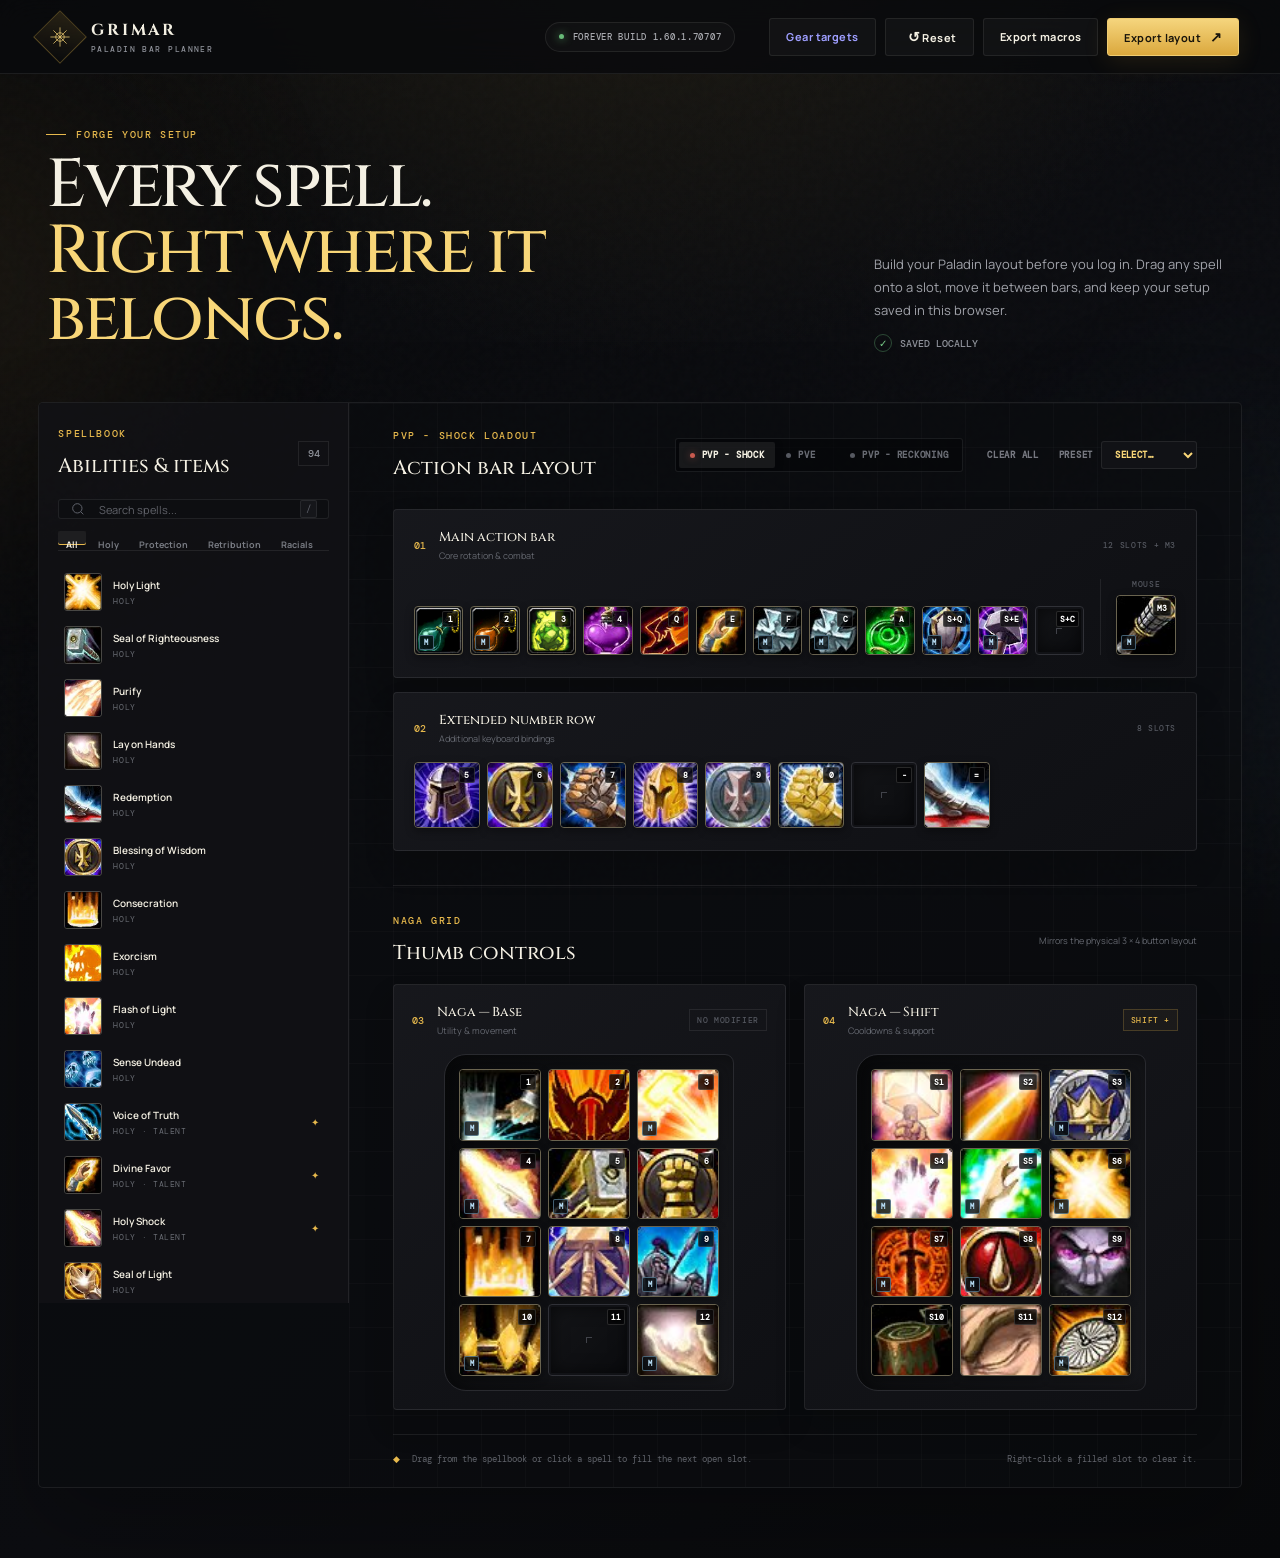
<file: index.html>
<!doctype html>
<html lang="en">
  <head>
    <meta charset="UTF-8" />
    <meta name="viewport" content="width=device-width, initial-scale=1.0" />
    <meta
      name="description"
      content="A Paladin action bar planner for World of Warcraft: Forever."
    />
    <title>Grimar — Paladin Action Bar Planner</title>
    <link rel="stylesheet" href="./styles.css?v=36" />
  </head>
  <body>
    <div class="ambient ambient-one"></div>
    <div class="ambient ambient-two"></div>

    <header class="topbar">
      <a class="brand" href="#" aria-label="Grimar home">
        <span class="brand-mark" aria-hidden="true">
          <svg viewBox="0 0 40 40" fill="none">
            <path d="M20 4v32M4 20h32" />
            <path d="m9 9 22 22M31 9 9 31" />
            <circle cx="20" cy="20" r="7" />
          </svg>
        </span>
        <span>
          <strong>GRIMAR</strong>
          <small>PALADIN BAR PLANNER</small>
        </span>
      </a>
      <div class="build-pill">
        <span class="status-dot"></span>
        <span>FOREVER BUILD 1.60.1.70707</span>
      </div>
      <div class="header-actions">
        <a class="button ghost button-link" href="./gear.html">Gear targets</a>
        <button class="button ghost" id="resetButton" type="button">
          <span class="button-icon">↺</span> Reset
        </button>
        <button class="button ghost" id="macroExportButton" type="button">
          Export macros
        </button>
        <button class="button primary" id="exportButton" type="button">
          Export layout <span class="button-icon">↗</span>
        </button>
      </div>
    </header>

    <main class="app-shell">
      <section class="intro">
        <div>
          <p class="eyebrow"><span></span> Forge your setup</p>
          <h1>Every spell.<br /><em>Right where it belongs.</em></h1>
        </div>
        <div class="intro-copy">
          <p>
            Build your Paladin layout before you log in. Drag any spell onto a
            slot, move it between bars, and keep your setup saved in this browser.
          </p>
          <div class="save-state" id="saveState">
            <span>✓</span> Saved locally
          </div>
        </div>
      </section>

      <section class="workspace">
        <aside class="spellbook panel">
          <div class="panel-heading">
            <div>
              <p class="section-label">Spellbook</p>
              <h2>Abilities &amp; items</h2>
            </div>
            <span class="count-badge" id="spellCount">0</span>
          </div>

          <label class="search">
            <svg viewBox="0 0 24 24" aria-hidden="true">
              <circle cx="11" cy="11" r="7"></circle>
              <path d="m20 20-4-4"></path>
            </svg>
            <input id="searchInput" type="search" placeholder="Search spells..." />
            <kbd>/</kbd>
          </label>

          <div class="filters" id="filters" role="group" aria-label="Spell filters">
            <button class="filter active" data-filter="All" type="button">All</button>
            <button class="filter" data-filter="Holy" type="button">Holy</button>
            <button class="filter" data-filter="Protection" type="button">Protection</button>
            <button class="filter" data-filter="Retribution" type="button">Retribution</button>
            <button class="filter" data-filter="Human" type="button">Racials</button>
            <button class="filter" data-filter="Items" type="button">Items</button>
            <button class="filter" data-filter="Macros" type="button">Macros</button>
          </div>

          <div class="spell-list" id="spellList"></div>
        </aside>

        <section class="layout-area">
          <div class="layout-toolbar">
            <div>
              <p class="section-label" id="modeLabel">PvP - Shock loadout</p>
              <h2>Action bar layout</h2>
            </div>
            <div class="layout-controls">
              <div class="mode-tabs" id="modeTabs" role="tablist" aria-label="Layout mode">
                <button class="mode-tab active" type="button" role="tab" aria-selected="true" data-mode="pvp">
                  <span class="mode-dot"></span> PvP - Shock
                </button>
                <button class="mode-tab" type="button" role="tab" aria-selected="false" data-mode="pve">
                  <span class="mode-dot"></span> PvE
                </button>
                <button class="mode-tab" type="button" role="tab" aria-selected="false" data-mode="pvpReckoning">
                  <span class="mode-dot"></span> PvP - Reckoning
                </button>
              </div>
              <div class="toolbar-actions">
                <button class="text-button" id="clearButton" type="button">Clear all</button>
                <label class="preset-picker">
                  <span>Preset</span>
                  <select id="presetSelect" aria-label="Load a keybinding preset">
                    <option value="">Select…</option>
                    <option value="default">Default</option>
                  </select>
                </label>
              </div>
            </div>
          </div>

          <div class="bar-card normal-card">
            <div class="bar-card-header">
              <div class="bar-title">
                <span class="bar-number">01</span>
                <div>
                  <h3>Main action bar</h3>
                  <p>Core rotation &amp; combat</p>
                </div>
              </div>
              <span class="bar-shape">12 SLOTS + M3</span>
            </div>
            <div class="main-control-row">
              <div class="normal-bar drop-grid" id="mainBar" data-bar="main"></div>
              <div class="mouse-control">
                <span>Mouse</span>
                <div class="mouse-grid drop-grid" id="mouseBar" data-bar="mouse"></div>
              </div>
            </div>
          </div>

          <div class="bar-card number-row-card">
            <div class="bar-card-header">
              <div class="bar-title">
                <span class="bar-number">02</span>
                <div>
                  <h3>Extended number row</h3>
                  <p>Additional keyboard bindings</p>
                </div>
              </div>
              <span class="bar-shape">8 SLOTS</span>
            </div>
            <div class="number-row-bar drop-grid" id="numberRow" data-bar="numberRow"></div>
          </div>

          <div class="naga-section">
            <div class="naga-heading">
              <div>
                <p class="section-label">Naga grid</p>
                <h2>Thumb controls</h2>
              </div>
              <p>Mirrors the physical 3 × 4 button layout</p>
            </div>

            <div class="naga-cards">
              <div class="bar-card naga-card">
                <div class="bar-card-header">
                  <div class="bar-title">
                    <span class="bar-number">03</span>
                    <div>
                      <h3>Naga — Base</h3>
                      <p>Utility &amp; movement</p>
                    </div>
                  </div>
                  <span class="modifier-tag">NO MODIFIER</span>
                </div>
                <div class="naga-shell">
                  <div class="naga-grid drop-grid" id="nagaBase" data-bar="nagaBase"></div>
                </div>
              </div>

              <div class="bar-card naga-card">
                <div class="bar-card-header">
                  <div class="bar-title">
                    <span class="bar-number">04</span>
                    <div>
                      <h3>Naga — Shift</h3>
                      <p>Cooldowns &amp; support</p>
                    </div>
                  </div>
                  <span class="modifier-tag shift">SHIFT +</span>
                </div>
                <div class="naga-shell">
                  <div class="naga-grid drop-grid" id="nagaShift" data-bar="nagaShift"></div>
                </div>
              </div>
            </div>
          </div>

          <footer class="workspace-footer">
            <p><span>◆</span> Drag from the spellbook or click a spell to fill the next open slot.</p>
            <p>Right-click a filled slot to clear it.</p>
          </footer>
        </section>
      </section>
    </main>

    <div class="toast" id="toast" role="status" aria-live="polite"></div>

    <dialog id="exportDialog">
      <form method="dialog" class="dialog-card">
        <div class="dialog-heading">
          <div>
            <p class="section-label">Your loadout</p>
            <h2>Export layout</h2>
          </div>
          <button class="close-button" value="cancel" aria-label="Close">×</button>
        </div>
        <p class="dialog-copy">Copy this text to back up or share your exact setup.</p>
        <textarea id="exportText" readonly></textarea>
        <div class="dialog-actions">
          <button class="button ghost" id="importButton" type="button">Import instead</button>
          <button class="button primary" id="copyButton" type="button">Copy to clipboard</button>
        </div>
      </form>
    </dialog>

    <dialog id="macroExportDialog">
      <form method="dialog" class="dialog-card macro-export-card">
        <div class="dialog-heading">
          <div>
            <p class="section-label">ZMacros</p>
            <h2>Export macros</h2>
          </div>
          <button class="close-button" value="cancel" aria-label="Close">×</button>
        </div>
        <p class="dialog-copy">
          In ZMacros, import the first block as General macros and the second as
          Character macros.
        </p>
        <div class="macro-export-section">
          <div class="macro-export-heading">
            <div>
              <strong>Account-wide</strong>
              <span>Enable “General macro” before importing</span>
            </div>
            <button class="text-button accent" id="copyAccountMacrosButton" type="button">Copy</button>
          </div>
          <textarea class="export-text macro-export-text" id="accountMacrosText" readonly></textarea>
        </div>
        <div class="macro-export-section">
          <div class="macro-export-heading">
            <div>
              <strong>Character-specific</strong>
              <span>Disable “General macro” before importing</span>
            </div>
            <button class="text-button accent" id="copyCharacterMacrosButton" type="button">Copy</button>
          </div>
          <textarea class="export-text macro-export-text" id="characterMacrosText" readonly></textarea>
        </div>
      </form>
    </dialog>

    <script src="./data.js?v=35"></script>
    <script src="./app.js?v=37"></script>
  </body>
</html>
</file>
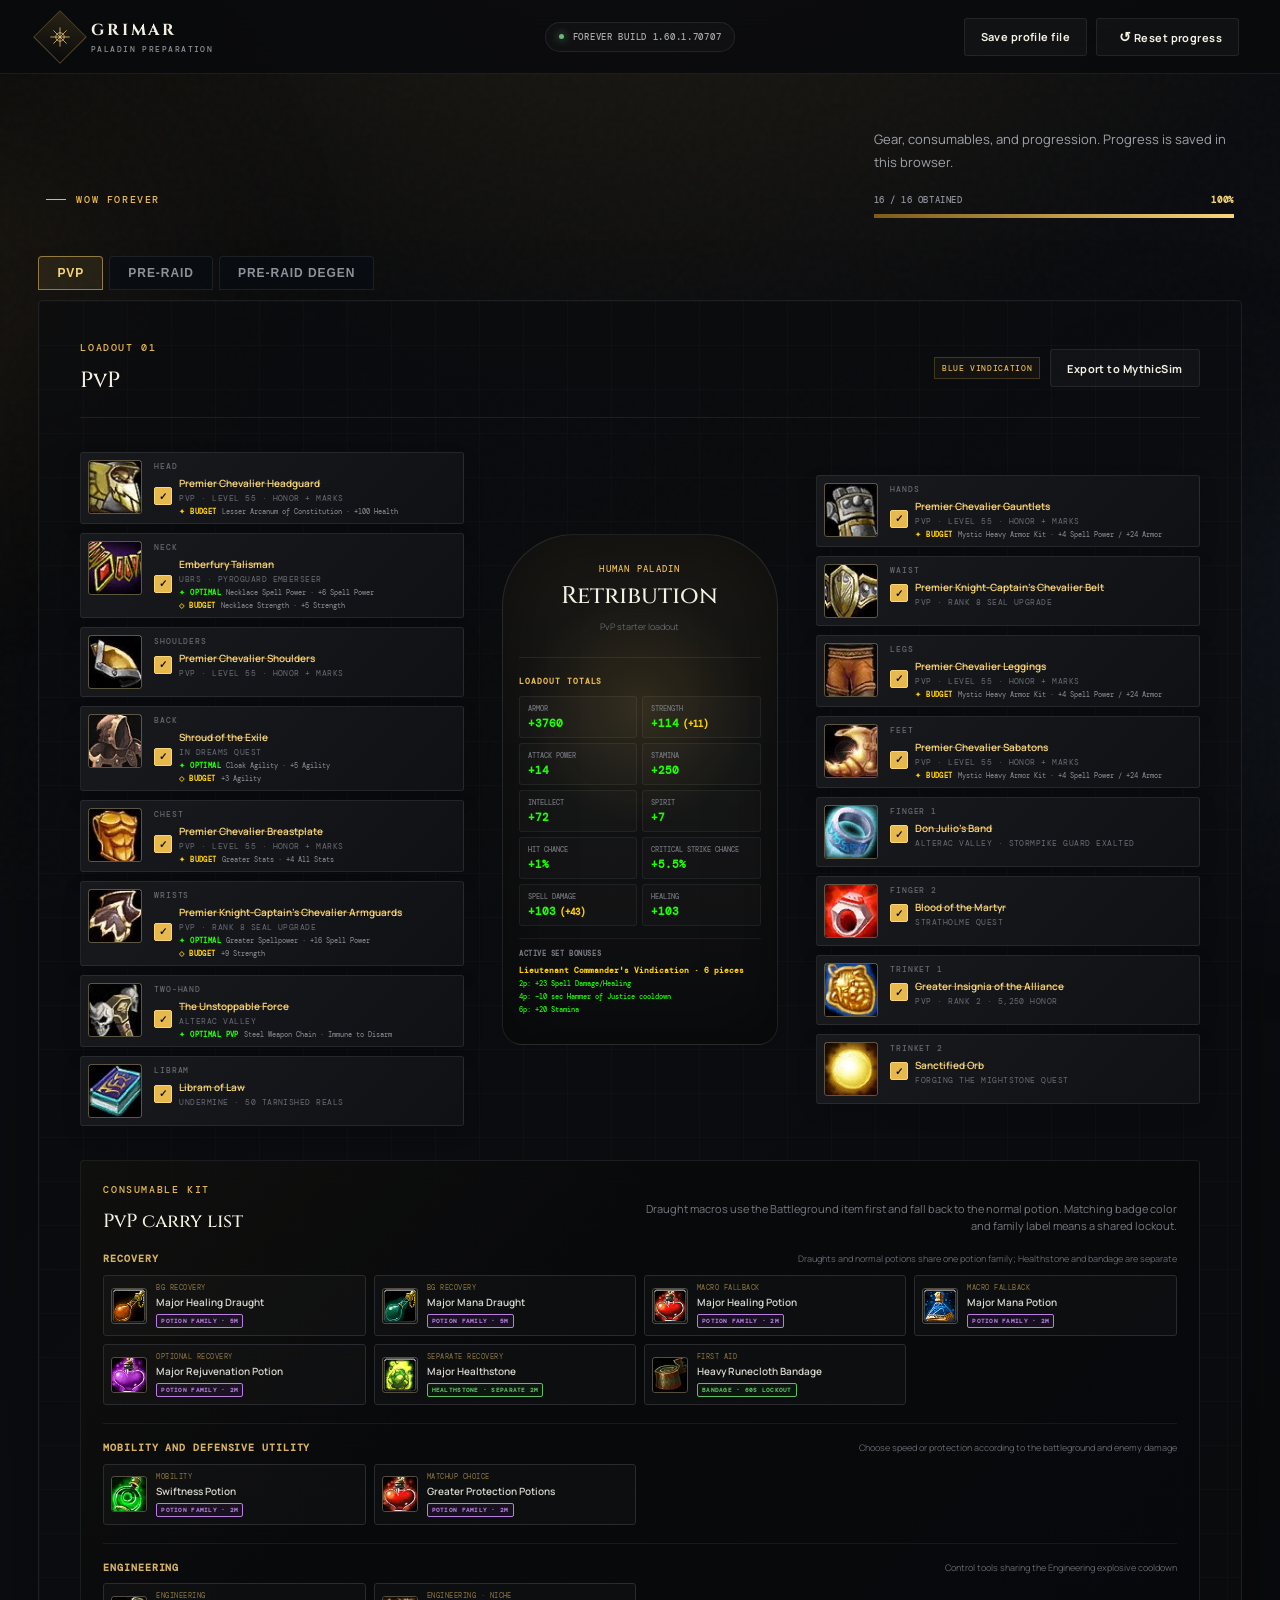
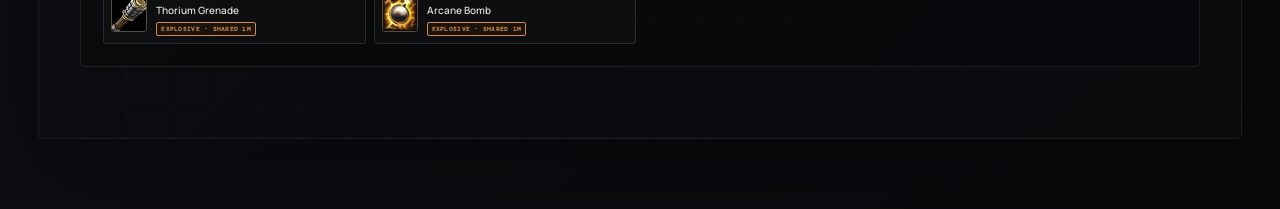
<file: gear.html>
<!doctype html>
<html lang="en">
  <head>
    <meta charset="UTF-8" />
    <meta name="viewport" content="width=device-width, initial-scale=1.0" />
    <meta
      name="description"
      content="Paladin PvP and pre-raid gear target tracker for World of Warcraft: Forever."
    />
    <title>Grimar — Paladin Preparation</title>
    <link rel="stylesheet" href="./styles.css?v=65" />
  </head>
  <body>
    <div class="ambient ambient-one"></div>
    <div class="ambient ambient-two"></div>

    <header class="topbar">
      <a class="brand" href="./index.html" aria-label="Grimar action bar planner">
        <span class="brand-mark" aria-hidden="true">
          <svg viewBox="0 0 40 40" fill="none">
            <path d="M20 4v32M4 20h32" />
            <path d="m9 9 22 22M31 9 9 31" />
            <circle cx="20" cy="20" r="7" />
          </svg>
        </span>
        <span>
          <strong>GRIMAR</strong>
          <small>PALADIN PREPARATION</small>
        </span>
      </a>
      <div class="build-pill">
        <span class="status-dot"></span>
        <span>FOREVER BUILD 1.60.1.70707</span>
      </div>
      <div class="header-actions">
        <button class="button ghost" id="saveProfileButton" type="button">
          Save profile file
        </button>
        <button class="button ghost" id="resetGearButton" type="button">
          <span class="button-icon">↺</span> Reset progress
        </button>
      </div>
    </header>

    <main class="app-shell gear-app">
      <section class="intro gear-intro">
        <div>
          <p class="eyebrow"><span></span> WoW Forever</p>
        </div>
        <div class="intro-copy">
          <p>Gear, consumables, and progression. Progress is saved in this browser.</p>
          <div class="gear-progress" aria-live="polite">
            <div>
              <span id="gearProgressText">0 / 0 obtained</span>
              <strong id="gearProgressPercent">0%</strong>
            </div>
            <div class="gear-progress-track">
              <span id="gearProgressBar"></span>
            </div>
          </div>
        </div>
      </section>

      <nav class="gear-tabs" aria-label="Planner sections">
        <button class="gear-tab active" type="button" data-gear-tab="pvp-starter">
          PvP
        </button>
        <button class="gear-tab" type="button" data-gear-tab="pre-raid">
          Pre-raid
        </button>
        <button class="gear-tab" type="button" data-gear-tab="pre-raid-degen">
          Pre-Raid Degen
        </button>
      </nav>

      <section class="gear-workspace gear-tab-panel active" data-gear-panel="pvp-starter">
        <div class="gear-toolbar">
          <div>
            <p class="section-label">Loadout 01</p>
            <h2>PvP</h2>
          </div>
          <div class="gear-toolbar-actions">
            <span class="modifier-tag shift">BLUE VINDICATION</span>
            <button class="button ghost" type="button" data-mythicsim-export="pvp-starter">
              Export to MythicSim
            </button>
          </div>
        </div>

        <div class="character-sheet" id="characterSheet">
          <div class="gear-column" id="gearLeft"></div>

          <div class="character-core stats-core">
            <p>Human Paladin</p>
            <strong>Retribution</strong>
            <span class="character-subtitle">PvP starter loadout</span>
            <div class="stat-recap" id="pvpStatRecap"></div>
          </div>

          <div class="gear-column" id="gearRight"></div>
        </div>

        <section class="consumables-panel" aria-labelledby="pvpConsumablesTitle">
          <div class="consumables-heading">
            <div>
              <p class="section-label">Consumable kit</p>
              <h3 id="pvpConsumablesTitle">PvP carry list</h3>
            </div>
            <p>Draught macros use the Battleground item first and fall back to the normal potion. Matching badge color and family label means a shared lockout.</p>
          </div>
          <div class="consumables-grid" id="pvpConsumables"></div>
        </section>

        <section class="gear-plan questie-guide legacy-acquisition">
          <div class="gear-plan-heading">
            <div>
              <p class="section-label">Quest tracker</p>
              <h2>Level first. Collect efficiently. Finish with Honor.</h2>
            </div>
            <p>
              Use quests and dungeon runs to cover as many slots as possible while
              gaining experience. Save the dedicated Honor grind for level 60.
            </p>
          </div>

          <div class="questie-tracker-bar">
            <div>
              <span class="questie-logo">Q</span>
              <strong>Retribution Gear Route</strong>
            </div>
            <span>Tracked objectives</span>
          </div>

          <div class="plan-timeline">
            <article class="plan-phase">
              <div class="plan-level">
                <span>50–54</span>
                <small>2 quests</small>
              </div>
              <div>
                <h3>Complete the efficient quest rewards</h3>
                <ul class="questie-list">
                  <li data-guide-id="ice-barbed-spear">
                    <div class="questie-quest-title">
                      <span class="questie-marker">!</span>
                      <strong>[51] Hero of the Stormpike</strong>
                    </div>
                    <p>Take <em>The Battle of Alterac</em> from Prospector Stonehewer outside the Alliance AV entrance in Alterac Mountains (40.6, 79.6). Win an AV and complete the follow-up.</p>
                    <span class="questie-reward" data-reward-id="ice-barbed-spear">Reward choice: Ice Barbed Spear</span>
                  </li>
                  <li data-guide-id="sanctified-orb">
                    <div class="questie-quest-title">
                      <span class="questie-marker">!</span>
                      <strong>[52] Forging the Mightstone</strong>
                    </div>
                    <p>Complete the Paladin chain at Chillwind Point, then collect two Amber, Blue, and Green Voodoo Feathers from the six named trolls in the Sunken Temple.</p>
                    <span class="questie-reward" data-reward-id="sanctified-orb">Reward choice: Sanctified Orb</span>
                  </li>
                </ul>
              </div>
            </article>

            <article class="plan-phase">
              <div class="plan-level">
                <span>55–60</span>
                <small>1 target</small>
              </div>
              <div>
                <h3>Finish the high-value dungeon targets</h3>
                <ul class="questie-list">
                  <li data-guide-id="blood-martyr">
                    <div class="questie-quest-title">
                      <span class="questie-marker kill">◆</span>
                      <strong>[55] Aurius / Baron Rivendare</strong>
                    </div>
                    <p>Loot the Medallion of Faith in living-side Stratholme and give it to Aurius in Alonsus Chapel near the undead-side entrance. Kill Baron Rivendare, then speak to Aurius.</p>
                    <span class="questie-reward" data-reward-id="blood-martyr">Reward: Blood of the Martyr</span>
                  </li>
                </ul>
              </div>
            </article>

            <article class="plan-phase final">
              <div class="plan-level">
                <span>60</span>
                <small>4 objectives</small>
              </div>
              <div>
                <h3>Convert the remaining slots through PvP</h3>
                <ul class="questie-list compact">
                  <li data-guide-id="pvp-trinket"><p>Obtain <strong data-reward-id="greater-insignia-alliance">Greater Insignia of the Alliance</strong> first.</p></li>
                  <li data-guide-id="aegis-marks"><p>Farm the Battleground Marks required by Vindication while accumulating Honor.</p></li>
                  <li data-guide-id="dungeon-cleanup"><p>Complete missed dungeon targets when the run still offers strong value.</p></li>
                  <li data-guide-id="relic-cleanup"><p>Finish Libram of Law.</p></li>
                </ul>
              </div>
            </article>
          </div>

          <div class="honor-plan">
            <div class="gear-panel-heading">
              <div>
                <p class="section-label">Level 60 priority</p>
                <h3>Honor purchase order</h3>
              </div>
              <span>59,200 Honor for the 8 rare bases · upgrade seals extra</span>
            </div>
            <div class="honor-steps">
              <div>
                <span>01</span>
                <strong>PvP trinket</strong>
                <small>Unlock your essential crowd-control break first.</small>
              </div>
              <div>
                <span>02</span>
                <strong>Vindication 2-piece</strong>
                <small>Shoulders + Gauntlets: 13,850 Honor, plus 10 AB and 10 WSG Marks.</small>
              </div>
              <div>
                <span>03</span>
                <strong>Vindication 4-piece</strong>
                <small>Add Headguard + Sabatons for the reduced Hammer of Justice cooldown.</small>
              </div>
              <div>
                <span>04</span>
                <strong>Vindication 6-piece</strong>
                <small>Add Breastplate + Leggings. Full set total: 48,700 Honor and 75 Marks.</small>
              </div>
              <div>
                <span>05</span>
                <strong>Wrists + Waist</strong>
                <small>Finish with Armsplints and Cinch: 10,500 Honor and 20 additional Marks.</small>
              </div>
              <div>
                <span>06</span>
                <strong>Rank 8 upgrades</strong>
                <small>Upgrade Armsplints and Cinch with the epic wrist and belt seals.</small>
              </div>
              <div>
                <span>07</span>
                <strong>Rank 9 boots</strong>
                <small>Upgrade Chevalier Sabatons with the epic feet seal.</small>
              </div>
            </div>
          </div>

          <p class="plan-note">
            The order is a guideline: Marks are likely to be the real gate. Buy an
            equivalent Vindication piece earlier when you already have its Marks rather
            than waiting on a specific Battleground queue.
          </p>
        </section>
      </section>

      <section class="gear-workspace gear-tab-panel" data-gear-panel="pre-raid" hidden>
        <div class="gear-toolbar">
          <div>
            <p class="section-label">Loadout 02</p>
            <h2>Expected pre-raid</h2>
          </div>
          <div class="gear-toolbar-actions">
            <span class="modifier-tag shift">FIRST RAID TARGETS</span>
            <button class="button ghost" type="button" data-mythicsim-export="pre-raid">
              Export to MythicSim
            </button>
          </div>
        </div>

        <div class="character-sheet">
          <div class="gear-column" id="preRaidGearLeft"></div>

          <div class="character-core stats-core">
            <p>Human Paladin</p>
            <strong>Retribution</strong>
            <span class="character-subtitle">Starter set with first raid upgrades</span>
            <div class="stat-recap" id="preRaidStatRecap"></div>
          </div>

          <div class="gear-column" id="preRaidGearRight"></div>
        </div>

        <section class="consumables-panel" aria-labelledby="raidConsumablesTitle">
          <div class="consumables-heading">
            <div>
              <p class="section-label">Consumable kit</p>
              <h3 id="raidConsumablesTitle">Raid preparation</h3>
            </div>
            <p>Bring the full buff stack and Major Spellblasting Potions. Matching badge color and family label means a shared lockout or exclusive buff slot.</p>
          </div>
          <div class="consumables-grid" id="raidConsumables"></div>
        </section>

        <section class="honor-plan pre-raid-priority legacy-acquisition">
          <div class="gear-panel-heading">
            <div>
              <p class="section-label">Pre-raid priority</p>
              <h3>Shortest route to the finished loadout</h3>
            </div>
            <span>Immediate upgrades before expensive world loot</span>
          </div>

          <div class="honor-steps">
            <div>
              <span>01</span>
              <strong data-reward-id="sanctified-orb">Sanctified Orb</strong>
              <small>Already obtained from Forging the Mightstone: keep it as the reliable +15 Spell Power trinket.</small>
            </div>
            <div>
              <span>02</span>
              <strong>Stratholme Live first</strong>
              <small>Target <b data-reward-id="grand-crusaders-helm">Grand Crusader's Helm</b> from Balnazzar and <b data-reward-id="nacreous-shell-necklace">Nacreous Shell Necklace</b> from Cannon Master Willey in the same route.</small>
            </div>
            <div>
              <span>03</span>
              <strong>Concentrate on UBRS</strong>
              <small>Farm <b data-reward-id="battleborn-armbraces">Battleborn Armbraces</b>, <b data-reward-id="lightforge-spaulders">Lightforge Spaulders</b>, <b data-reward-id="lightforge-breastplate">Lightforge Breastplate</b>, and <b data-reward-id="draconic-emblem">Draconic Infused Emblem</b>.</small>
            </div>
            <div>
              <span>04</span>
              <strong data-reward-id="heartflame-gauntlets">Heartflame Gauntlets</strong>
              <small>Use Shaper's Terrace as the focused side route after the two priority dungeons.</small>
            </div>
            <div>
              <span>05</span>
              <strong>Finish deterministic targets</strong>
              <small>Add the <b data-reward-id="lightforge-belt">Lightforge Belt</b>, <b data-reward-id="arcanoweave-cloak">Arcanoweave Cloak</b>, and <b data-reward-id="libram-law">Libram of Law</b>. Together with the dungeon pieces, the loadout reaches approximately 4.4% gear Hit.</small>
            </div>
          </div>

          <p class="plan-note">
            Scholomance is optional: Don Mauricio's Band is only a small damage upgrade over Blood of the Martyr, so do not farm the dungeon solely for the ring.
          </p>
        </section>
      </section>

      <section class="gear-workspace gear-tab-panel" data-gear-panel="pre-raid-degen" hidden>
        <div class="gear-toolbar">
          <div>
            <p class="section-label">Loadout 03</p>
            <h2>Pre-Raid Degen</h2>
          </div>
          <div class="gear-toolbar-actions">
            <span class="modifier-tag shift">SOULFORGE + EPIC PVP</span>
            <button class="button ghost" type="button" data-mythicsim-export="pre-raid-degen">
              Export to MythicSim
            </button>
          </div>
        </div>

        <div class="character-sheet">
          <div class="gear-column" id="preRaidDegenGearLeft"></div>

          <div class="character-core stats-core">
            <p>Human Paladin</p>
            <strong>Retribution</strong>
            <span class="character-subtitle">Soulforge with epic PvP upgrades</span>
            <div class="stat-recap" id="preRaidDegenStatRecap"></div>
          </div>

          <div class="gear-column" id="preRaidDegenGearRight"></div>
        </div>

        <section class="consumables-panel" aria-labelledby="degenRaidConsumablesTitle">
          <div class="consumables-heading">
            <div>
              <p class="section-label">Consumable kit</p>
              <h3 id="degenRaidConsumablesTitle">Raid preparation</h3>
            </div>
            <p>Bring the full buff stack and Major Spellblasting Potions. Matching badge color and family label means a shared lockout or exclusive buff slot.</p>
          </div>
          <div class="consumables-grid" id="degenRaidConsumables"></div>
        </section>
      </section>
    </main>

    <dialog id="mythicSimExportDialog">
      <form method="dialog" class="dialog-card">
        <div class="dialog-heading">
          <div>
            <p class="section-label">MythicSim · Shockadin</p>
            <h2 id="mythicSimExportTitle">Export loadout</h2>
          </div>
          <button class="close-button" value="cancel" aria-label="Close">×</button>
        </div>
        <p class="dialog-copy">
          Import this JSON into MythicSim. It contains the selected gear, the best
          planned enchants, and the Shockadin talents.
        </p>
        <textarea class="export-text" id="mythicSimExportText" readonly></textarea>
        <div class="dialog-actions">
          <a
            class="button ghost button-link"
            href="https://mythicsim.com/wow-forever/sim"
            target="_blank"
            rel="noreferrer"
          >Open MythicSim</a>
          <button class="button primary" id="copyMythicSimExport" type="button">
            Copy to clipboard
          </button>
        </div>
      </form>
    </dialog>

    <div class="toast" id="toast" role="status" aria-live="polite"></div>

    <script src="./gear.js?v=110"></script>
  </body>
</html>
</file>
<file: styles.css>
@import url("https://fonts.googleapis.com/css2?family=Cinzel:wght@500;600&family=DM+Mono:wght@400;500&family=Manrope:wght@400;500;600;700&display=swap");

:root {
  --ink: #f4f0e3;
  --muted: #8f929a;
  --muted-2: #5e616a;
  --gold: #e7b94d;
  --gold-bright: #f8d678;
  --gold-dark: #7d5b19;
  --bg: #090a0d;
  --panel: rgba(18, 19, 23, 0.82);
  --panel-solid: #111216;
  --line: rgba(255, 255, 255, 0.08);
  --line-gold: rgba(231, 185, 77, 0.28);
  --slot-size: 66px;
}

* {
  box-sizing: border-box;
}

html {
  color-scheme: dark;
  scroll-behavior: smooth;
}

body {
  margin: 0;
  min-width: 320px;
  min-height: 100vh;
  overflow-x: hidden;
  color: var(--ink);
  background:
    radial-gradient(circle at 50% -20%, #292416 0, transparent 34%),
    linear-gradient(135deg, #090a0c 0%, #0c0d11 56%, #08090b 100%);
  font-family: "Manrope", sans-serif;
}

body::before {
  position: fixed;
  inset: 0;
  z-index: -2;
  background-image: url("data:image/svg+xml,%3Csvg viewBox='0 0 180 180' xmlns='http://www.w3.org/2000/svg'%3E%3Cfilter id='n'%3E%3CfeTurbulence type='fractalNoise' baseFrequency='.8' numOctaves='3' stitchTiles='stitch'/%3E%3C/filter%3E%3Crect width='100%25' height='100%25' filter='url(%23n)' opacity='.1'/%3E%3C/svg%3E");
  content: "";
  opacity: 0.18;
  pointer-events: none;
}

button,
input,
textarea {
  font: inherit;
}

button {
  color: inherit;
}

.ambient {
  position: fixed;
  z-index: -1;
  width: 420px;
  height: 420px;
  border-radius: 50%;
  filter: blur(120px);
  opacity: 0.08;
  pointer-events: none;
}

.ambient-one {
  top: 8%;
  left: -240px;
  background: #d89d31;
}

.ambient-two {
  right: -200px;
  bottom: 5%;
  background: #48789a;
}

.topbar {
  position: sticky;
  top: 0;
  z-index: 20;
  display: grid;
  grid-template-columns: 1fr auto 1fr;
  align-items: center;
  min-height: 74px;
  padding: 0 3.2vw;
  border-bottom: 1px solid var(--line);
  background: rgba(9, 10, 13, 0.83);
  backdrop-filter: blur(18px);
}

.brand {
  display: inline-flex;
  gap: 12px;
  align-items: center;
  width: max-content;
  color: var(--ink);
  text-decoration: none;
}

.brand-mark {
  display: grid;
  width: 38px;
  height: 38px;
  place-items: center;
  border: 1px solid var(--line-gold);
  background: linear-gradient(145deg, rgba(231, 185, 77, 0.14), transparent);
  transform: rotate(45deg);
}

.brand-mark svg {
  width: 24px;
  stroke: var(--gold-bright);
  stroke-width: 1.2;
  transform: rotate(-45deg);
}

.brand strong,
.brand small {
  display: block;
  letter-spacing: 0.18em;
}

.brand strong {
  font-family: "Cinzel", serif;
  font-size: 16px;
}

.brand small {
  margin-top: 3px;
  color: var(--muted);
  font: 500 8px "DM Mono", monospace;
}

.build-pill {
  display: flex;
  gap: 9px;
  align-items: center;
  padding: 8px 13px;
  border: 1px solid var(--line);
  border-radius: 100px;
  color: #a9aab0;
  background: rgba(255, 255, 255, 0.025);
  font: 500 9px "DM Mono", monospace;
  letter-spacing: 0.08em;
}

.status-dot {
  width: 5px;
  height: 5px;
  border-radius: 50%;
  background: #68ba78;
  box-shadow: 0 0 9px #68ba78;
}

.header-actions {
  display: flex;
  gap: 9px;
  justify-content: flex-end;
}

.button {
  min-height: 38px;
  padding: 0 16px;
  border: 1px solid var(--line);
  border-radius: 3px;
  cursor: pointer;
  font-size: 11px;
  font-weight: 700;
  letter-spacing: 0.04em;
  transition: 160ms ease;
}

.button:hover {
  transform: translateY(-1px);
}

.button.ghost {
  background: rgba(255, 255, 255, 0.03);
}

.button.ghost:hover {
  border-color: rgba(255, 255, 255, 0.16);
  background: rgba(255, 255, 255, 0.06);
}

.button.primary {
  border-color: #f0cc71;
  color: #18140b;
  background: linear-gradient(180deg, #f5d57d, #dba83d);
  box-shadow: 0 5px 24px rgba(218, 164, 54, 0.13);
}

.button.primary:hover {
  filter: brightness(1.08);
}

.button-icon {
  margin-left: 6px;
  font-size: 14px;
}

.button-link {
  display: inline-flex;
  align-items: center;
  justify-content: center;
  text-decoration: none;
}

.app-shell {
  width: min(1500px, 94vw);
  margin: 0 auto;
  padding: 54px 0 70px;
}

.intro {
  display: grid;
  grid-template-columns: 1fr 360px;
  gap: 80px;
  align-items: end;
  margin-bottom: 50px;
  padding: 0 8px;
}

.eyebrow,
.section-label {
  margin: 0 0 12px;
  color: var(--gold);
  font: 500 10px "DM Mono", monospace;
  letter-spacing: 0.16em;
  text-transform: uppercase;
}

.eyebrow {
  display: flex;
  gap: 10px;
  align-items: center;
}

.eyebrow span {
  width: 20px;
  height: 1px;
  background: var(--gold);
}

h1,
h2,
h3,
p {
  margin-top: 0;
}

h1 {
  max-width: 780px;
  margin-bottom: 0;
  font-family: "Cinzel", serif;
  font-size: clamp(42px, 5.3vw, 76px);
  font-weight: 500;
  line-height: 0.98;
  letter-spacing: -0.035em;
}

h1 em {
  color: var(--gold-bright);
  font-weight: 500;
  font-style: normal;
}

.intro-copy > p {
  color: #a1a3aa;
  font-size: 13px;
  line-height: 1.75;
}

.save-state {
  display: flex;
  gap: 8px;
  align-items: center;
  color: var(--muted);
  font: 500 10px "DM Mono", monospace;
  text-transform: uppercase;
}

.save-state span {
  display: grid;
  width: 18px;
  height: 18px;
  place-items: center;
  border: 1px solid rgba(104, 186, 120, 0.35);
  border-radius: 50%;
  color: #78cc88;
}

.workspace {
  display: grid;
  grid-template-columns: 310px minmax(0, 1fr);
  min-height: 770px;
  overflow: hidden;
  border: 1px solid var(--line);
  border-radius: 5px;
  background: rgba(11, 12, 15, 0.69);
  box-shadow: 0 34px 90px rgba(0, 0, 0, 0.28);
}

.spellbook {
  display: flex;
  flex-direction: column;
  min-width: 0;
  max-height: 900px;
  padding: 24px 19px 0;
  border-right: 1px solid var(--line);
  background: rgba(18, 19, 23, 0.78);
}

.panel-heading,
.layout-toolbar,
.bar-card-header,
.naga-heading,
.dialog-heading {
  display: flex;
  justify-content: space-between;
  align-items: center;
}

.panel-heading h2,
.layout-toolbar h2,
.naga-heading h2,
.dialog-heading h2 {
  margin: 0;
  font-family: "Cinzel", serif;
  font-size: 20px;
  font-weight: 500;
}

.count-badge {
  display: grid;
  min-width: 31px;
  height: 25px;
  place-items: center;
  border: 1px solid var(--line);
  color: var(--muted);
  font: 500 10px "DM Mono", monospace;
}

.search {
  display: grid;
  grid-template-columns: 18px 1fr auto;
  gap: 9px;
  align-items: center;
  height: 42px;
  margin: 20px 0 12px;
  padding: 0 11px;
  border: 1px solid var(--line);
  border-radius: 3px;
  background: #0d0e11;
}

.search:focus-within {
  border-color: var(--line-gold);
}

.search svg {
  width: 16px;
  fill: none;
  stroke: var(--muted-2);
  stroke-width: 1.5;
}

.search input {
  min-width: 0;
  border: 0;
  outline: 0;
  color: var(--ink);
  background: transparent;
  font-size: 11px;
}

.search input::placeholder {
  color: #61636a;
}

kbd {
  padding: 2px 5px;
  border: 1px solid var(--line);
  border-radius: 2px;
  color: var(--muted-2);
  background: #15161a;
  font: 9px "DM Mono", monospace;
}

.filters {
  display: flex;
  gap: 4px;
  margin-bottom: 16px;
  padding-bottom: 15px;
  overflow-x: auto;
  border-bottom: 1px solid var(--line);
  scrollbar-width: none;
}

.filter {
  padding: 7px 8px;
  border: 0;
  border-radius: 2px;
  color: #777a82;
  background: transparent;
  cursor: pointer;
  font-size: 9px;
  font-weight: 700;
  white-space: nowrap;
}

.filter:hover,
.filter.active {
  color: var(--ink);
  background: rgba(255, 255, 255, 0.06);
}

.filter.active {
  box-shadow: inset 0 -1px var(--gold);
}

.spell-list {
  display: flex;
  flex-direction: column;
  gap: 5px;
  padding: 0 2px 22px 0;
  overflow-y: auto;
  scrollbar-color: #35363c transparent;
  scrollbar-width: thin;
}

.spell-item {
  display: grid;
  grid-template-columns: 38px minmax(0, 1fr) auto;
  gap: 11px;
  align-items: center;
  min-height: 48px;
  padding: 5px 7px 5px 5px;
  border: 1px solid transparent;
  border-radius: 3px;
  cursor: grab;
  user-select: none;
  transition: 130ms ease;
}

.spell-item:hover {
  border-color: var(--line);
  background: rgba(255, 255, 255, 0.04);
  transform: translateX(2px);
}

.spell-item:active {
  cursor: grabbing;
}

.spell-icon,
.slot-icon {
  width: 100%;
  height: 100%;
  object-fit: cover;
}

.spell-icon-wrap {
  position: relative;
  width: 38px;
  height: 38px;
  overflow: hidden;
  border: 1px solid #484744;
  border-radius: 3px;
  background: #1d1d20;
  box-shadow: inset 0 0 0 1px #0b0b0d;
}

.spell-meta {
  min-width: 0;
}

.spell-name {
  overflow: hidden;
  margin: 0 0 4px;
  font-size: 10px;
  font-weight: 600;
  text-overflow: ellipsis;
  white-space: nowrap;
}

.spell-school {
  margin: 0;
  color: #686b73;
  font: 8px "DM Mono", monospace;
  letter-spacing: 0.08em;
  text-transform: uppercase;
}

.talent-star {
  color: var(--gold);
  font: 10px "DM Mono", monospace;
}

.macro-marker {
  display: grid;
  width: 18px;
  height: 18px;
  place-items: center;
  border: 1px solid rgba(103, 158, 205, 0.35);
  border-radius: 2px;
  color: #8ec5e9;
  background: rgba(75, 130, 175, 0.09);
  font: 600 8px "DM Mono", monospace;
}

.layout-area {
  min-width: 0;
  padding: 26px clamp(22px, 3.4vw, 54px) 22px;
  background:
    linear-gradient(rgba(255, 255, 255, 0.018) 1px, transparent 1px),
    linear-gradient(90deg, rgba(255, 255, 255, 0.018) 1px, transparent 1px);
  background-size: 44px 44px;
}

.layout-toolbar {
  margin-bottom: 28px;
}

.layout-controls {
  display: flex;
  gap: 24px;
  align-items: center;
}

.mode-tabs {
  display: flex;
  overflow-x: auto;
  padding: 3px;
  border: 1px solid var(--line);
  border-radius: 3px;
  background: rgba(5, 6, 8, 0.55);
  scrollbar-width: none;
}

.mode-tab {
  display: flex;
  gap: 7px;
  align-items: center;
  min-width: 64px;
  padding: 7px 11px;
  border: 0;
  border-radius: 2px;
  color: #686b73;
  background: transparent;
  cursor: pointer;
  font: 600 9px "DM Mono", monospace;
  letter-spacing: 0.08em;
  white-space: nowrap;
  text-transform: uppercase;
  transition: 140ms ease;
}

.mode-tab:hover {
  color: var(--ink);
}

.mode-tab.active {
  color: var(--ink);
  background: rgba(255, 255, 255, 0.07);
  box-shadow: 0 2px 8px rgba(0, 0, 0, 0.22);
}

.mode-dot {
  width: 5px;
  height: 5px;
  border-radius: 50%;
  background: #565961;
}

.mode-tab[data-mode="pvp"].active .mode-dot {
  background: #c85a4f;
  box-shadow: 0 0 7px rgba(200, 90, 79, 0.55);
}

.mode-tab[data-mode="pve"].active .mode-dot {
  background: #65a87b;
  box-shadow: 0 0 7px rgba(101, 168, 123, 0.5);
}

.mode-tab[data-mode="pvpReckoning"].active .mode-dot {
  background: var(--gold);
  box-shadow: 0 0 7px rgba(231, 185, 77, 0.55);
}

.toolbar-actions {
  display: flex;
  gap: 20px;
  align-items: center;
}

.preset-picker {
  display: flex;
  gap: 8px;
  align-items: center;
  color: #767880;
  font: 600 9px "DM Mono", monospace;
  letter-spacing: 0.08em;
  text-transform: uppercase;
}

.preset-picker select {
  min-width: 96px;
  padding: 6px 24px 6px 9px;
  border: 1px solid var(--line);
  border-radius: 3px;
  color: var(--gold-bright);
  background: #111216;
  cursor: pointer;
  font: 600 9px "DM Mono", monospace;
  letter-spacing: 0.05em;
  text-transform: uppercase;
}

.preset-picker select:disabled {
  cursor: wait;
  opacity: 0.55;
}

.text-button {
  padding: 3px 0;
  border: 0;
  color: #767880;
  background: none;
  cursor: pointer;
  font: 600 9px "DM Mono", monospace;
  letter-spacing: 0.08em;
  text-transform: uppercase;
}

.text-button:hover,
.text-button.accent {
  color: var(--gold-bright);
}

.bar-card {
  border: 1px solid var(--line);
  border-radius: 4px;
  background: linear-gradient(145deg, rgba(24, 25, 30, 0.94), rgba(15, 16, 20, 0.96));
  box-shadow: 0 16px 30px rgba(0, 0, 0, 0.15);
}

.normal-card {
  padding: 18px 20px 22px;
}

.number-row-card {
  margin-top: 14px;
  padding: 18px 20px 22px;
}

.number-row-bar {
  display: grid;
  grid-template-columns: repeat(8, minmax(48px, 1fr));
  gap: 7px;
  width: min(100%, 576px);
}

.bar-card-header {
  margin-bottom: 17px;
}

.bar-title {
  display: flex;
  gap: 13px;
  align-items: center;
}

.bar-number {
  color: var(--gold);
  font: 500 10px "DM Mono", monospace;
}

.bar-title h3 {
  margin-bottom: 3px;
  font-family: "Cinzel", serif;
  font-size: 13px;
  font-weight: 500;
}

.bar-title p,
.naga-heading > p {
  margin: 0;
  color: #666971;
  font-size: 9px;
}

.bar-shape,
.modifier-tag {
  color: #555860;
  font: 500 8px "DM Mono", monospace;
  letter-spacing: 0.08em;
}

.modifier-tag {
  padding: 5px 7px;
  border: 1px solid var(--line);
}

.modifier-tag.shift {
  border-color: rgba(231, 185, 77, 0.22);
  color: var(--gold);
  background: rgba(231, 185, 77, 0.04);
}

.main-control-row {
  display: grid;
  grid-template-columns: minmax(0, 1fr) 76px;
  gap: 16px;
  align-items: end;
}

.normal-bar {
  display: grid;
  grid-template-columns: repeat(12, minmax(48px, 1fr));
  gap: 7px;
}

.mouse-control {
  padding-left: 15px;
  border-left: 1px solid var(--line);
}

.mouse-control > span {
  display: block;
  margin-bottom: 6px;
  color: #555860;
  font: 500 8px "DM Mono", monospace;
  letter-spacing: 0.08em;
  text-align: center;
  text-transform: uppercase;
}

.mouse-grid {
  width: 60px;
}

.action-slot {
  position: relative;
  display: grid;
  min-width: 0;
  aspect-ratio: 1;
  place-items: center;
  overflow: hidden;
  border: 1px solid #303137;
  border-radius: 4px;
  background:
    linear-gradient(135deg, rgba(255, 255, 255, 0.035), transparent),
    #0b0c0f;
  box-shadow:
    inset 0 0 0 2px #111216,
    inset 0 0 18px rgba(0, 0, 0, 0.7);
  cursor: pointer;
  transition: 130ms ease;
}

.action-slot::before {
  position: absolute;
  width: 5px;
  height: 5px;
  border-top: 1px solid #41434a;
  border-left: 1px solid #41434a;
  content: "";
}

.action-slot:hover,
.action-slot.drag-over {
  border-color: var(--gold);
  box-shadow: inset 0 0 22px rgba(231, 185, 77, 0.1), 0 0 13px rgba(231, 185, 77, 0.1);
}

.action-slot.filled {
  border-color: #69634f;
  background: #151516;
  box-shadow: inset 0 0 0 2px #111216, 0 3px 9px rgba(0, 0, 0, 0.36);
}

.action-slot.filled::before {
  display: none;
}

.slot-icon {
  pointer-events: none;
}

.slot-key {
  position: absolute;
  top: 4px;
  right: 4px;
  z-index: 2;
  min-width: 16px;
  padding: 2px 3px;
  border: 1px solid rgba(255, 255, 255, 0.14);
  border-radius: 2px;
  color: white;
  background: rgba(5, 5, 6, 0.78);
  font: 600 8px "DM Mono", monospace;
  text-align: center;
  text-shadow: 0 1px 2px black;
}

.slot-macro-marker {
  position: absolute;
  bottom: 4px;
  left: 4px;
  z-index: 2;
  display: grid;
  width: 15px;
  height: 15px;
  place-items: center;
  border: 1px solid rgba(142, 197, 233, 0.45);
  border-radius: 2px;
  color: #b7ddf5;
  background: rgba(7, 13, 18, 0.82);
  font: 600 7px "DM Mono", monospace;
}

.slot-tooltip {
  position: fixed;
  z-index: 50;
  width: min(290px, calc(100vw - 20px));
  padding: 12px;
  border: 1px solid var(--line-gold);
  border-radius: 3px;
  color: var(--ink);
  background:
    linear-gradient(145deg, rgba(231, 185, 77, 0.05), transparent 45%),
    #0d0e11;
  box-shadow: 0 14px 38px rgba(0, 0, 0, 0.72);
  pointer-events: none;
}

.tooltip-head {
  display: flex;
  gap: 10px;
  align-items: center;
  padding-bottom: 10px;
  border-bottom: 1px solid var(--line);
}

.tooltip-head img {
  width: 38px;
  height: 38px;
  border: 1px solid #625a3f;
  border-radius: 3px;
  box-shadow: inset 0 0 0 1px #090a0c;
}

.tooltip-head strong,
.tooltip-head span {
  display: block;
}

.tooltip-head strong {
  margin-bottom: 4px;
  color: var(--gold-bright);
  font-family: "Cinzel", serif;
  font-size: 12px;
  font-weight: 500;
}

.tooltip-head span {
  color: #747780;
  font: 8px "DM Mono", monospace;
  letter-spacing: 0.08em;
  text-transform: uppercase;
}

.slot-tooltip p {
  margin: 10px 0 11px;
  color: #b8bac0;
  font-size: 10px;
  line-height: 1.55;
}

.tooltip-macro {
  display: block;
  margin: -2px 0 11px;
  padding: 8px;
  border: 1px solid var(--line);
  border-radius: 2px;
  color: #9bc6df;
  background: #090a0d;
  font: 8px/1.55 "DM Mono", monospace;
}

.slot-tooltip small {
  color: #5e6169;
  font: 8px "DM Mono", monospace;
  letter-spacing: 0.03em;
  text-transform: uppercase;
}

.naga-section {
  margin-top: 34px;
  padding-top: 28px;
  border-top: 1px solid var(--line);
}

.naga-heading {
  margin-bottom: 18px;
}

.naga-cards {
  display: grid;
  grid-template-columns: 1fr 1fr;
  gap: 18px;
}

.naga-card {
  padding: 18px;
}

.naga-shell {
  width: min(100%, 290px);
  margin: 0 auto;
  padding: 14px;
  border: 1px solid #292a2f;
  border-radius: 22px 9px 9px 22px;
  background: linear-gradient(110deg, #0a0b0d, #17181c);
  box-shadow: inset 7px 0 20px rgba(0, 0, 0, 0.45);
}

.naga-grid {
  display: grid;
  grid-template-columns: repeat(3, 1fr);
  gap: 7px;
}

.naga-grid .action-slot {
  aspect-ratio: 1.15;
}

.workspace-footer {
  display: flex;
  justify-content: space-between;
  margin-top: 24px;
  padding-top: 18px;
  border-top: 1px solid var(--line);
  color: #60636a;
  font: 9px "DM Mono", monospace;
}

.workspace-footer p {
  margin: 0;
}

.workspace-footer span {
  margin-right: 7px;
  color: var(--gold);
}

.empty-state {
  padding: 28px 10px;
  color: var(--muted-2);
  font-size: 11px;
  text-align: center;
}

.toast {
  position: fixed;
  right: 24px;
  bottom: 24px;
  z-index: 100;
  padding: 11px 16px;
  border: 1px solid var(--line-gold);
  border-radius: 3px;
  color: var(--ink);
  background: #17181b;
  box-shadow: 0 15px 40px rgba(0, 0, 0, 0.4);
  font-size: 11px;
  opacity: 0;
  pointer-events: none;
  transform: translateY(10px);
  transition: 180ms ease;
}

.toast.show {
  opacity: 1;
  transform: none;
}

dialog {
  width: min(570px, calc(100vw - 32px));
  padding: 0;
  border: 1px solid var(--line-gold);
  border-radius: 5px;
  color: var(--ink);
  background: #111216;
  box-shadow: 0 30px 100px rgba(0, 0, 0, 0.72);
}

dialog::backdrop {
  background: rgba(3, 4, 6, 0.75);
  backdrop-filter: blur(6px);
}

.dialog-card {
  padding: 25px;
}

.dialog-copy {
  color: var(--muted);
  font-size: 11px;
}

.close-button {
  border: 0;
  color: var(--muted);
  background: none;
  cursor: pointer;
  font-size: 24px;
}

#exportText,
.export-text {
  width: 100%;
  height: 190px;
  resize: none;
  padding: 13px;
  border: 1px solid var(--line);
  outline: 0;
  color: #b6b8be;
  background: #090a0d;
  font: 10px/1.55 "DM Mono", monospace;
}

#exportText:focus,
.export-text:focus {
  border-color: var(--line-gold);
}

.macro-export-card {
  max-height: min(760px, calc(100vh - 32px));
  overflow-y: auto;
}

.macro-export-section + .macro-export-section {
  margin-top: 18px;
}

.macro-export-heading {
  display: flex;
  justify-content: space-between;
  align-items: end;
  margin-bottom: 8px;
}

.macro-export-heading strong,
.macro-export-heading span {
  display: block;
}

.macro-export-heading strong {
  margin-bottom: 3px;
  font-size: 11px;
}

.macro-export-heading span {
  color: var(--muted);
  font: 8px "DM Mono", monospace;
  text-transform: uppercase;
}

.macro-export-text {
  height: 145px;
}

.dialog-actions {
  display: flex;
  justify-content: space-between;
  margin-top: 15px;
}

/* Gear target sheet */

.gear-app {
  width: min(1280px, 94vw);
}

.gear-intro {
  margin-bottom: 38px;
}

.gear-progress {
  margin-top: 20px;
}

.gear-progress > div:first-child {
  display: flex;
  justify-content: space-between;
  margin-bottom: 8px;
  color: var(--muted);
  font: 500 9px "DM Mono", monospace;
  letter-spacing: 0.06em;
  text-transform: uppercase;
}

.gear-progress strong {
  color: var(--gold-bright);
}

.gear-progress-track {
  height: 4px;
  overflow: hidden;
  background: rgba(255, 255, 255, 0.07);
}

.gear-progress-track span {
  display: block;
  width: 0;
  height: 100%;
  background: linear-gradient(90deg, var(--gold-dark), var(--gold-bright));
  box-shadow: 0 0 12px rgba(231, 185, 77, 0.32);
  transition: width 220ms ease;
}

.gear-tabs {
  display: flex;
  gap: 6px;
  margin-bottom: 10px;
}

.gear-tab {
  padding: 10px 18px;
  border: 1px solid var(--line);
  border-radius: 4px 4px 0 0;
  color: var(--muted);
  background: rgba(8, 13, 20, 0.72);
  font: 700 12px/1 "Inter", sans-serif;
  letter-spacing: 0.08em;
  text-transform: uppercase;
  cursor: pointer;
}

.gear-tab:hover {
  color: var(--text);
  border-color: rgba(205, 172, 91, 0.45);
}

.gear-tab.active {
  color: var(--gold-bright);
  border-color: rgba(205, 172, 91, 0.65);
  background: rgba(205, 172, 91, 0.1);
}

.gear-tab-panel[hidden] {
  display: none;
}

.gear-workspace {
  padding: clamp(22px, 3.2vw, 44px);
  border: 1px solid var(--line);
  border-radius: 5px;
  background:
    linear-gradient(rgba(255, 255, 255, 0.016) 1px, transparent 1px),
    linear-gradient(90deg, rgba(255, 255, 255, 0.016) 1px, transparent 1px),
    rgba(11, 12, 15, 0.76);
  background-size: 44px 44px;
  box-shadow: 0 34px 90px rgba(0, 0, 0, 0.28);
}

.pre-raid-placeholder {
  min-height: 280px;
}

.pre-raid-placeholder h2 {
  margin: 8px 0 12px;
  font-family: "Cinzel", serif;
}

.pre-raid-placeholder > p:last-child {
  color: var(--muted);
}

.gear-toolbar,
.gear-panel-heading {
  display: flex;
  justify-content: space-between;
  align-items: center;
}

.gear-toolbar {
  padding-bottom: 22px;
  border-bottom: 1px solid var(--line);
}

.gear-toolbar-actions {
  display: flex;
  gap: 10px;
  align-items: center;
}

.gear-toolbar h2 {
  margin: 0;
  font-family: "Cinzel", serif;
  font-size: 22px;
  font-weight: 500;
}

.character-sheet {
  display: grid;
  grid-template-columns: minmax(260px, 1fr) minmax(220px, 0.72fr) minmax(260px, 1fr);
  gap: clamp(18px, 3vw, 42px);
  align-items: center;
  padding: 34px 0;
}

.consumables-panel {
  margin: 0 0 30px;
  padding: 22px;
  border: 1px solid var(--line);
  border-radius: 4px;
  background:
    linear-gradient(135deg, rgba(231, 185, 77, 0.035), transparent 38%),
    rgba(8, 9, 11, 0.62);
}

.consumables-heading {
  display: flex;
  justify-content: space-between;
  align-items: end;
  gap: 24px;
  margin-bottom: 18px;
}

.consumables-heading h3 {
  margin: 4px 0 0;
  font-family: "Cinzel", serif;
  font-size: 19px;
  font-weight: 500;
}

.consumables-heading > p {
  max-width: 540px;
  margin: 0;
  color: #777a82;
  font-size: 11px;
  line-height: 1.55;
  text-align: right;
}

.consumables-grid {
  display: grid;
  gap: 18px;
}

.consumable-group {
  display: grid;
  gap: 9px;
}

.consumable-group + .consumable-group {
  padding-top: 17px;
  border-top: 1px solid rgba(255, 255, 255, 0.065);
}

.consumable-group-heading {
  display: flex;
  justify-content: space-between;
  align-items: baseline;
  gap: 18px;
}

.consumable-group-heading strong {
  color: #d6b25d;
  font: 600 10px "DM Mono", monospace;
  letter-spacing: 0.09em;
  text-transform: uppercase;
}

.consumable-group-heading small {
  color: #666971;
  font-size: 9px;
  line-height: 1.4;
  text-align: right;
}

.consumable-group-grid {
  display: grid;
  grid-template-columns: repeat(4, minmax(0, 1fr));
  gap: 8px;
}

.consumable-card {
  display: grid;
  grid-template-columns: 36px minmax(0, 1fr);
  gap: 9px;
  align-items: center;
  min-height: 52px;
  padding: 7px;
  border: 1px solid #292b31;
  border-radius: 3px;
  background: rgba(255, 255, 255, 0.018);
  cursor: help;
  transition: border-color 140ms ease, background 140ms ease;
}

.consumable-card:hover,
.consumable-card:focus-visible {
  outline: none;
  border-color: var(--line-gold);
  background: rgba(231, 185, 77, 0.04);
}

.consumable-card img {
  width: 36px;
  height: 36px;
  border: 1px solid #514d40;
  border-radius: 3px;
  object-fit: cover;
}

.consumable-card span,
.consumable-card strong,
.consumable-card small,
.consumable-card em {
  display: block;
  min-width: 0;
}

.consumable-card small {
  margin-bottom: 3px;
  overflow: hidden;
  color: #8f7842;
  font: 7px "DM Mono", monospace;
  letter-spacing: 0.07em;
  text-overflow: ellipsis;
  text-transform: uppercase;
  white-space: nowrap;
}

.consumable-card strong {
  overflow: hidden;
  color: #d9d7d0;
  font-size: 10px;
  font-weight: 600;
  text-overflow: ellipsis;
  white-space: nowrap;
}

.consumable-lockout {
  width: max-content;
  max-width: 100%;
  margin-top: 5px;
  padding: 2px 4px;
  overflow: hidden;
  border: 1px solid currentColor;
  border-radius: 2px;
  font: 700 6px "DM Mono", monospace;
  font-style: normal;
  letter-spacing: 0.045em;
  opacity: 0.88;
  text-overflow: ellipsis;
  white-space: nowrap;
}

.consumable-lockout-potion {
  color: #d28cff;
  background: rgba(163, 53, 238, 0.08);
}

.consumable-lockout-draught {
  color: #75bfff;
  background: rgba(0, 112, 221, 0.09);
}

.consumable-lockout-separate {
  color: #68d86f;
  background: rgba(30, 255, 0, 0.045);
}

.consumable-lockout-engineering {
  color: #f39a4a;
  background: rgba(255, 128, 0, 0.06);
}

.gear-column {
  display: flex;
  flex-direction: column;
  gap: 9px;
}

.gear-slot-card {
  display: grid;
  grid-template-columns: 54px minmax(0, 1fr);
  gap: 12px;
  min-height: 68px;
  padding: 7px;
  border: 1px solid var(--line);
  border-radius: 3px;
  background: linear-gradient(135deg, rgba(255, 255, 255, 0.035), transparent), #101115;
  box-shadow: 0 8px 20px rgba(0, 0, 0, 0.12);
  transition: border-color 150ms ease, transform 150ms ease;
}

.gear-slot-card:hover {
  border-color: var(--line-gold);
  transform: translateY(-1px);
}

.gear-slot-card > img {
  width: 54px;
  height: 54px;
  border: 1px solid #5c5540;
  border-radius: 3px;
  object-fit: cover;
  box-shadow: inset 0 0 0 1px #08090b;
}

.gear-slot-copy {
  min-width: 0;
}

.gear-slot-copy > span {
  display: block;
  margin: 1px 0 5px;
  color: #666971;
  font: 500 8px "DM Mono", monospace;
  letter-spacing: 0.1em;
  text-transform: uppercase;
}

.gear-candidate {
  position: relative;
  display: grid;
  grid-template-columns: 32px 20px minmax(0, 1fr);
  gap: 10px;
  align-items: center;
  min-height: 52px;
  padding: 8px 10px;
  border: 1px solid var(--line);
  border-radius: 3px;
  background: rgba(255, 255, 255, 0.018);
  cursor: pointer;
  transition: 140ms ease;
}

.gear-candidate:hover {
  border-color: var(--line-gold);
  background: rgba(231, 185, 77, 0.035);
}

.gear-candidate.compact {
  grid-template-columns: 18px minmax(0, 1fr);
  gap: 7px;
  min-height: 0;
  padding: 0;
  border: 0;
  background: transparent;
}

.gear-candidate input {
  position: absolute;
  opacity: 0;
  pointer-events: none;
}

.gear-candidate-icon {
  width: 32px;
  height: 32px;
  border: 1px solid #514d40;
  border-radius: 3px;
  object-fit: cover;
  box-shadow: inset 0 0 0 1px #08090b;
}

.gear-candidate.compact .gear-candidate-icon {
  width: 26px;
  height: 26px;
}

.gear-check {
  display: grid;
  width: 18px;
  height: 18px;
  place-items: center;
  border: 1px solid #3c3e45;
  border-radius: 2px;
  color: #10120d;
  background: #0a0b0d;
  font: 700 10px "DM Mono", monospace;
}

.gear-candidate.obtained .gear-check {
  border-color: var(--gold-bright);
  background: var(--gold);
}

.gear-item-copy {
  min-width: 0;
}

.gear-item-copy strong,
.gear-item-copy small {
  display: block;
}

.gear-item-copy strong {
  overflow: hidden;
  color: #d9d7d0;
  font-size: 10px;
  font-weight: 600;
  text-overflow: ellipsis;
  white-space: nowrap;
}

.gear-item-copy small {
  margin-top: 3px;
  color: #686b73;
  font: 8px "DM Mono", monospace;
  letter-spacing: 0.06em;
  text-transform: uppercase;
}

.gear-enchant {
  display: flex;
  min-width: 0;
  margin-top: 4px;
  gap: 5px;
  align-items: baseline;
  font: 7px "DM Mono", monospace;
  white-space: nowrap;
}

.gear-enchant b {
  flex: 0 0 auto;
  font-weight: 700;
  letter-spacing: 0.06em;
}

.gear-enchant em {
  min-width: 0;
  overflow: hidden;
  color: #8d9097;
  font-style: normal;
  text-overflow: ellipsis;
}

.gear-enchant-final b {
  color: #1eff00;
}

.gear-enchant-budget b {
  color: #ffd100;
}

.gear-enchant-wait b {
  color: #888b92;
}

.gear-candidate.obtained .gear-item-copy strong {
  color: var(--gold-bright);
  text-decoration: line-through;
  text-decoration-color: rgba(231, 185, 77, 0.42);
}

.gear-candidate.pending {
  cursor: default;
  opacity: 0.58;
}

.gear-candidate.pending:hover {
  border-color: var(--line);
  background: rgba(255, 255, 255, 0.018);
}

.character-core {
  position: relative;
  min-height: 410px;
  display: flex;
  flex-direction: column;
  align-items: center;
  justify-content: center;
  overflow: hidden;
  border: 1px solid var(--line);
  border-radius: 120px 120px 20px 20px;
  background:
    radial-gradient(circle at 50% 34%, rgba(231, 185, 77, 0.13), transparent 32%),
    linear-gradient(180deg, rgba(29, 28, 24, 0.82), rgba(12, 13, 16, 0.95));
  box-shadow: inset 0 0 70px rgba(0, 0, 0, 0.46);
}

.character-emblem {
  position: relative;
  display: grid;
  width: 154px;
  height: 154px;
  margin-bottom: 24px;
  place-items: center;
  border: 1px solid var(--line-gold);
  border-radius: 50%;
  background: rgba(231, 185, 77, 0.035);
}

.character-emblem svg {
  width: 112px;
  stroke: var(--gold-bright);
  stroke-width: 1.2;
  opacity: 0.78;
}

.character-halo {
  position: absolute;
  inset: -35px;
  border-radius: 50%;
  background: radial-gradient(circle, rgba(231, 185, 77, 0.13), transparent 65%);
}

.character-core p {
  margin-bottom: 5px;
  color: var(--gold);
  font: 500 9px "DM Mono", monospace;
  letter-spacing: 0.14em;
  text-transform: uppercase;
}

.character-core strong {
  font: 500 24px "Cinzel", serif;
}

.character-subtitle {
  margin-top: 8px;
  color: #62656d;
  font-size: 9px;
}

.character-core.stats-core {
  justify-content: flex-start;
  padding: 28px 16px;
  border-radius: 72px 72px 20px 20px;
}

.stat-recap {
  width: 100%;
  margin-top: 24px;
  padding-top: 18px;
  border-top: 1px solid var(--line);
}

.stat-recap > p {
  margin: 0 0 10px;
  color: var(--gold);
  font: 600 8px "DM Mono", monospace;
  letter-spacing: 0.12em;
  text-transform: uppercase;
}

.stat-recap-grid {
  display: grid;
  grid-template-columns: repeat(2, minmax(0, 1fr));
  gap: 5px;
}

.stat-recap-grid > span {
  min-width: 0;
  padding: 7px 8px;
  border: 1px solid rgba(255, 255, 255, 0.06);
  border-radius: 3px;
  background: rgba(255, 255, 255, 0.02);
}

.stat-recap-grid small,
.stat-recap-grid strong {
  display: block;
}

.stat-recap-grid small {
  overflow: hidden;
  color: #72757c;
  font: 500 7px "DM Mono", monospace;
  text-overflow: ellipsis;
  text-transform: uppercase;
  white-space: nowrap;
}

.stat-recap-grid strong {
  margin-top: 3px;
  color: #1eff00;
  font: 600 11px "DM Mono", monospace;
}

.stat-recap-grid .stat-derived {
  display: inline;
  margin-left: 4px;
  color: #ffd100;
  font-size: 9px;
  font-style: normal;
}

.stat-recap-sets {
  margin-top: 12px;
  padding-top: 10px;
  border-top: 1px solid rgba(255, 255, 255, 0.06);
}

.stat-recap-sets > span {
  display: block;
  margin-bottom: 7px;
  color: #777a82;
  font: 600 7px "DM Mono", monospace;
  letter-spacing: 0.08em;
  text-transform: uppercase;
}

.stat-recap-sets > div + div {
  margin-top: 8px;
}

.stat-recap-sets strong,
.stat-recap-sets small {
  display: block;
}

.stat-recap-sets strong {
  color: #ffd100;
  font: 600 8px/1.35 "DM Mono", monospace;
}

.stat-recap-sets small {
  margin-top: 3px;
  color: #1eff00;
  font: 500 7px/1.45 "DM Mono", monospace;
}

.gear-lower {
  display: grid;
  grid-template-columns: 1fr 1fr;
  gap: 18px;
  padding-top: 26px;
  border-top: 1px solid var(--line);
}

.gear-target-panel {
  padding: 20px;
  border: 1px solid var(--line);
  border-radius: 4px;
  background: rgba(17, 18, 22, 0.84);
}

.gear-panel-heading {
  margin-bottom: 14px;
}

.gear-panel-heading h3 {
  margin: 0;
  font-family: "Cinzel", serif;
  font-size: 15px;
  font-weight: 500;
}

.gear-panel-heading > span {
  color: #5f626a;
  font: 8px "DM Mono", monospace;
  letter-spacing: 0.08em;
  text-transform: uppercase;
}

.candidate-list {
  display: grid;
  gap: 7px;
}

.gear-item-tooltip {
  width: min(320px, calc(100vw - 20px));
  padding: 10px 11px;
  border: 1px solid #385170;
  border-radius: 0;
  color: #fff;
  background:
    linear-gradient(135deg, rgba(21, 34, 53, 0.32), transparent 55%),
    rgba(4, 8, 15, 0.97);
  box-shadow:
    inset 0 0 0 1px rgba(0, 0, 0, 0.95),
    inset 0 0 18px rgba(21, 52, 88, 0.18),
    0 7px 22px rgba(0, 0, 0, 0.88);
  font-family: Arial, sans-serif;
  text-shadow: 1px 1px 1px #000;
}

.gear-item-tooltip .tooltip-head {
  display: block;
  padding: 0;
  border: 0;
}

.gear-item-tooltip .tooltip-head strong {
  margin: 0 0 4px;
  font: 700 13px/1.25 Arial, sans-serif;
}

.gear-item-tooltip.quality-poor .tooltip-head strong {
  color: #9d9d9d;
}

.gear-item-tooltip.quality-common .tooltip-head strong,
.gear-item-tooltip.quality-target .tooltip-head strong {
  color: #fff;
}

.gear-item-tooltip.quality-uncommon .tooltip-head strong {
  color: #1eff00;
}

.gear-item-tooltip.quality-rare .tooltip-head strong {
  color: #0070dd;
}

.gear-item-tooltip.quality-epic .tooltip-head strong {
  color: #a335ee;
}

.gear-item-tooltip.quality-legendary .tooltip-head strong {
  color: #ff8000;
}

.wow-item-lines {
  display: grid;
  margin-top: 2px;
}

.wow-item-lines span {
  display: block;
  font-size: 12px;
  line-height: 1.34;
}

.wow-item-level {
  color: #ffd100;
}

.wow-stat {
  color: #fff;
}

.wow-effect {
  margin-top: 3px;
  color: #1eff00;
}

.wow-item-lines .wow-green-stat {
  display: inline;
  color: #1eff00;
}

.wow-set-name {
  margin-top: 8px;
  color: #ffd100;
}

.wow-set-bonus {
  padding-left: 8px;
  color: #1eff00;
}

.wow-item-lines .wow-set-bonus.locked,
.wow-item-lines .wow-set-bonus.locked .wow-green-stat {
  color: #777;
}

.wow-item-source {
  margin-top: 7px;
  color: #ffd100;
  font-size: 11px;
  line-height: 1.35;
}

.wow-enchant {
  margin-top: 9px;
  padding: 8px 9px;
  border: 1px solid rgba(255, 209, 0, 0.22);
  background: rgba(255, 209, 0, 0.045);
  color: #e8e8e8;
  font-size: 11px;
  line-height: 1.45;
}

.wow-enchant span {
  display: block;
  margin-bottom: 2px;
  color: #ffd100;
  font: 700 8px "DM Mono", monospace;
  letter-spacing: 0.08em;
}

.wow-enchant-final {
  border-color: rgba(30, 255, 0, 0.25);
  background: rgba(30, 255, 0, 0.04);
}

.wow-enchant-final span {
  color: #1eff00;
}

.wow-enchant-wait {
  border-color: rgba(136, 139, 146, 0.2);
  background: rgba(136, 139, 146, 0.04);
}

.wow-enchant-wait span {
  color: #888b92;
}

.wow-enchant-budget {
  margin-top: 7px;
  padding-top: 7px;
  border-top: 1px solid rgba(255, 209, 0, 0.16);
  color: #d8d8d8;
}

.wow-enchant-budget b {
  display: block;
  margin-bottom: 2px;
  color: #ffd100;
  font: 700 8px "DM Mono", monospace;
  letter-spacing: 0.08em;
}

.gear-item-tooltip small {
  display: block;
  margin-top: 4px;
  color: #808080;
  font: 10px/1.3 Arial, sans-serif;
  letter-spacing: 0;
  text-transform: none;
}

.legacy-acquisition {
  display: none;
}

.gear-plan {
  margin-top: 34px;
  padding-top: 30px;
  border-top: 1px solid var(--line);
}

.gear-plan-heading {
  display: grid;
  grid-template-columns: minmax(0, 1fr) minmax(280px, 0.55fr);
  gap: 40px;
  align-items: end;
  margin-bottom: 24px;
}

.gear-plan-heading h2 {
  max-width: 680px;
  margin: 0;
  font: 500 clamp(22px, 3vw, 34px)/1.15 "Cinzel", serif;
}

.gear-plan-heading > p {
  margin: 0;
  color: #8b8e95;
  font-size: 11px;
  line-height: 1.7;
}

.questie-guide {
  --questie-yellow: #ffd100;
  --questie-gold: #d6a916;
  --questie-green: #34d058;
}

.questie-tracker-bar {
  display: flex;
  justify-content: space-between;
  align-items: center;
  min-height: 42px;
  padding: 7px 12px;
  border: 1px solid #5b4b1c;
  border-bottom-color: #2b2513;
  color: #e9e5d6;
  background:
    linear-gradient(180deg, rgba(117, 93, 28, 0.28), rgba(20, 18, 12, 0.92)),
    #17150f;
  box-shadow: inset 0 1px rgba(255, 220, 105, 0.08), 0 8px 24px rgba(0, 0, 0, 0.22);
  font: 12px "DM Mono", monospace;
}

.questie-tracker-bar > div {
  display: flex;
  gap: 9px;
  align-items: center;
}

.questie-tracker-bar > span {
  color: #8d856d;
  font-size: 9px;
  text-transform: uppercase;
}

.questie-logo {
  display: grid;
  width: 25px;
  height: 25px;
  place-items: center;
  border: 1px solid #b98f09;
  border-radius: 50%;
  color: #17130a;
  background: #ffd100;
  box-shadow: 0 0 10px rgba(255, 209, 0, 0.18);
  font-weight: 700;
}

.plan-timeline {
  display: grid;
  gap: 0;
  border: 1px solid #25251f;
  border-top: 0;
  background: rgba(4, 5, 5, 0.72);
}

.plan-phase {
  display: grid;
  grid-template-columns: 94px minmax(0, 1fr);
  gap: 15px;
  padding: 16px;
  border: 0;
  border-bottom: 1px solid #282820;
  border-radius: 0;
  background: rgba(15, 16, 14, 0.76);
}

.plan-phase.final {
  border: 0;
  background:
    linear-gradient(90deg, rgba(122, 96, 20, 0.1), transparent 55%),
    rgba(15, 16, 14, 0.76);
}

.plan-level {
  display: block;
  width: auto;
  height: max-content;
  padding: 8px 9px;
  border: 1px solid #4b421f;
  color: #ffd100;
  background: #14140f;
  font: 600 10px "DM Mono", monospace;
  letter-spacing: 0.05em;
  text-align: center;
}

.plan-level span,
.plan-level small {
  display: block;
}

.plan-level small {
  margin-top: 4px;
  color: #736f60;
  font-size: 7px;
  font-weight: 500;
  text-transform: uppercase;
}

.plan-phase h3 {
  margin: 1px 0 12px;
  color: #b8b39f;
  font: 600 10px "DM Mono", monospace;
  letter-spacing: 0.04em;
  text-transform: uppercase;
}

.plan-phase ul {
  display: grid;
  gap: 5px;
  margin: 0;
  padding: 0;
  color: #aaa899;
  font-size: 10px;
  line-height: 1.5;
  list-style: none;
}

.questie-list > li {
  position: relative;
  padding: 8px 68px 9px 10px;
  border-left: 2px solid #3b392b;
  background: rgba(255, 255, 255, 0.018);
}

.questie-list > li:hover {
  border-left-color: var(--questie-gold);
  background: rgba(255, 209, 0, 0.025);
}

.questie-quest-title {
  display: flex;
  gap: 8px;
  align-items: center;
  margin-bottom: 5px;
}

.questie-marker {
  display: grid;
  flex: 0 0 17px;
  width: 17px;
  height: 17px;
  place-items: center;
  border: 1px solid #aa870d;
  border-radius: 50%;
  color: #161208;
  background: var(--questie-yellow);
  font: 800 11px "DM Mono", monospace;
  box-shadow: 0 0 7px rgba(255, 209, 0, 0.13);
}

.questie-marker.kill {
  border-radius: 2px;
  color: #d9d2bb;
  background: #514a34;
  font-size: 8px;
}

.questie-quest-title strong {
  color: var(--questie-yellow);
  font: 600 11px "DM Mono", monospace;
}

.quest-chain {
  display: grid;
  grid-template-columns: 1fr;
  gap: 4px;
  margin: 2px 0 5px 25px;
}

.quest-chain-step {
  display: flex;
  gap: 5px;
  align-items: center;
  min-height: 22px;
  padding: 2px 7px 2px 3px;
  border: 1px solid #4a432a;
  border-radius: 2px;
  color: #c9b764;
  background: #15140f;
  cursor: help;
  font: 500 8px/1.25 "DM Mono", monospace;
  text-align: left;
}

.quest-chain-step::after {
  margin-left: auto;
  color: #5c5846;
  content: "↓";
}

.quest-chain-step:last-child::after {
  display: none;
}

.quest-chain-step > span {
  display: grid;
  flex: 0 0 15px;
  width: 15px;
  height: 15px;
  place-items: center;
  border: 1px solid #6c5d25;
  border-radius: 50%;
  color: #e5c64a;
  font-size: 7px;
}

.quest-chain-step:hover {
  border-color: #aa8b24;
  color: #ffe079;
  background: #211e12;
}

.quest-chain-step.completed {
  border-color: #31512e;
  color: #64715f;
  background: #10150f;
  text-decoration: line-through;
}

.quest-chain-step.completed > span {
  border-color: #4d8e45;
  color: #0c140a;
  background: #4cbe52;
  text-decoration: none;
}

.questie-list p {
  margin: 0 0 4px 25px;
  color: #a3a195;
  font-size: 10px;
  line-height: 1.55;
}

.questie-list:not(.compact) > li > p {
  display: none;
}

.questie-prereq {
  display: block;
  margin: -1px 0 4px 25px;
  color: #c7a74f;
  font: 500 8px/1.45 "DM Mono", monospace;
}

.questie-prereq b {
  color: #e2c56f;
  font-weight: 600;
  text-transform: uppercase;
}

.questie-reward {
  display: block;
  margin-left: 25px;
  color: var(--questie-green);
  font: 500 9px/1.5 "DM Mono", monospace;
}

.questie-reward[data-reward-id] {
  width: max-content;
  max-width: calc(100% - 25px);
  border-bottom: 1px dotted rgba(52, 208, 88, 0.45);
  cursor: help;
}

.questie-reward[data-reward-id]:hover {
  color: #68ef82;
  border-bottom-color: #68ef82;
}

.questie-list [data-reward-id]:not(.questie-reward) {
  border-bottom: 1px dotted rgba(52, 208, 88, 0.55);
  color: #61d879;
  cursor: help;
}

.questie-list.compact > li {
  display: block;
  padding-block: 7px;
}

.questie-list.compact p {
  margin: 0;
}

.questie-complete {
  position: absolute;
  top: 8px;
  right: 9px;
  display: flex;
  gap: 5px;
  align-items: center;
  padding: 2px 4px;
  border: 0;
  color: #706e62;
  background: transparent;
  cursor: pointer;
  font: 500 8px "DM Mono", monospace;
}

.questie-complete span {
  display: grid;
  width: 13px;
  height: 13px;
  place-items: center;
  border: 1px solid #706d5d;
  color: #10140b;
  background: #0a0b09;
  font-size: 9px;
}

.questie-complete em {
  font-style: normal;
}

.questie-complete:hover {
  color: #d0cbb8;
}

.questie-complete.checked span {
  border-color: #61ad47;
  background: var(--questie-green);
}

.questie-list > li.completed {
  border-left-color: #35672f;
  background: rgba(52, 208, 88, 0.025);
}

.questie-list > li.completed .questie-quest-title strong,
.questie-list > li.completed > p {
  color: #77796f;
  text-decoration: line-through;
  text-decoration-color: #4d5048;
}

.questie-list > li.completed .questie-marker {
  filter: grayscale(0.75);
  opacity: 0.55;
}

.questie-list > li.completed .questie-reward {
  color: #53785a;
}

.quest-panel-tooltip {
  position: fixed;
  z-index: 55;
  width: min(390px, calc(100vw - 20px));
  overflow: hidden;
  border: 1px solid #826f3a;
  border-radius: 2px;
  color: #e8e3d3;
  background:
    linear-gradient(rgba(40, 32, 18, 0.18), rgba(8, 9, 8, 0.95)),
    #11110d;
  box-shadow:
    inset 0 0 0 1px #19170f,
    inset 0 0 28px rgba(119, 87, 26, 0.12),
    0 12px 36px rgba(0, 0, 0, 0.88);
  pointer-events: none;
  text-shadow: 1px 1px #000;
}

.quest-panel-header {
  display: flex;
  gap: 10px;
  align-items: center;
  padding: 11px 12px;
  border-bottom: 1px solid #3e3928;
  background: linear-gradient(180deg, rgba(126, 95, 29, 0.25), rgba(25, 22, 14, 0.45));
}

.quest-panel-header > span {
  display: grid;
  flex: 0 0 25px;
  width: 25px;
  height: 25px;
  place-items: center;
  border: 1px solid #ae8b12;
  border-radius: 50%;
  color: #161208;
  background: #ffd100;
  font: 800 16px "DM Mono", monospace;
}

.quest-panel-header > span.objective {
  border-radius: 2px;
  color: #e0dac6;
  background: #514a34;
  font-size: 10px;
}

.quest-panel-header strong,
.quest-panel-header small {
  display: block;
}

.quest-panel-header strong {
  color: #ffd100;
  font: 600 12px/1.35 "DM Mono", monospace;
}

.quest-panel-header small {
  margin-top: 2px;
  color: #8b8676;
  font: 8px "DM Mono", monospace;
  text-transform: uppercase;
}

.quest-panel-section {
  padding: 12px 13px 8px;
}

.quest-panel-location {
  margin: 10px 13px 0;
  padding: 8px 10px;
  border-left: 2px solid #d6a916;
  background: rgba(214, 169, 22, 0.035);
}

.quest-panel-location b,
.quest-panel-location span {
  display: block;
}

.quest-panel-location b {
  margin-bottom: 4px;
  color: #d3bd75;
  font: 600 8px "DM Mono", monospace;
  text-transform: uppercase;
}

.quest-panel-location span {
  color: #f0de9d;
  font: 500 9px/1.45 "DM Mono", monospace;
}

.quest-panel-section b,
.quest-panel-reward b {
  display: block;
  margin-bottom: 5px;
  color: #d3bd75;
  font: 600 9px "DM Mono", monospace;
  text-transform: uppercase;
}

.quest-panel-section p {
  margin: 0;
  color: #d4d0c4;
  font-size: 11px;
  line-height: 1.62;
}

.quest-panel-section em {
  color: #fff3b1;
  font-style: normal;
}

.quest-panel-reward {
  margin: 3px 13px 0;
  padding: 9px 10px;
  border: 1px solid #31442c;
  background: rgba(52, 208, 88, 0.035);
}

.quest-panel-prereq {
  margin: 1px 13px 8px;
  padding: 8px 10px;
  border: 1px solid #56471f;
  color: #d1b65f;
  background: rgba(214, 169, 22, 0.045);
  font: 500 9px/1.5 "DM Mono", monospace;
}

.quest-panel-prereq b {
  color: #ffe08a;
  font-weight: 600;
  text-transform: uppercase;
}

.quest-panel-reward span {
  color: #1eff00;
  font: 500 10px/1.45 "DM Mono", monospace;
}

.quest-panel-hint {
  display: block;
  padding: 8px 13px 11px;
  color: #625f54;
  font: 8px "DM Mono", monospace;
}

.plan-phase li strong {
  color: #ece7d5;
  font-weight: 600;
}

.honor-plan {
  margin-top: 20px;
  padding: 22px;
  border: 1px solid var(--line);
  border-radius: 4px;
  background: rgba(17, 18, 22, 0.84);
}

.honor-steps {
  display: grid;
  grid-template-columns: repeat(5, minmax(0, 1fr));
  border-top: 1px solid var(--line);
  border-left: 1px solid var(--line);
}

.honor-steps > div {
  min-height: 142px;
  padding: 16px;
  border-right: 1px solid var(--line);
  border-bottom: 1px solid var(--line);
}

.honor-steps span,
.honor-steps strong,
.honor-steps small {
  display: block;
}

.honor-steps span {
  margin-bottom: 18px;
  color: var(--gold);
  font: 500 9px "DM Mono", monospace;
}

.honor-steps strong {
  margin-bottom: 7px;
  color: #dcdbd5;
  font: 500 11px "Cinzel", serif;
}

.honor-steps small {
  color: #6f7279;
  font-size: 9px;
  line-height: 1.55;
}

.pre-raid-priority [data-reward-id] {
  border-bottom: 1px dotted rgba(52, 208, 88, 0.5);
  color: #61d879;
  cursor: help;
}

.pre-raid-priority b[data-reward-id] {
  font-weight: 600;
}

.pre-raid-priority [data-reward-id]:hover {
  color: #78ef8d;
  border-bottom-color: #78ef8d;
}

.plan-note {
  margin: 14px 0 0;
  padding-left: 12px;
  border-left: 2px solid var(--gold-dark);
  color: #6f7279;
  font-size: 9px;
  line-height: 1.65;
}

@media (max-width: 1180px) {
  :root {
    --slot-size: 58px;
  }

  .normal-bar {
    grid-template-columns: repeat(6, 1fr);
  }

  .main-control-row {
    align-items: start;
  }

  .naga-cards {
    gap: 12px;
  }
}

@media (max-width: 850px) {
  .topbar {
    grid-template-columns: 1fr auto;
  }

  .build-pill {
    display: none;
  }

  .intro {
    grid-template-columns: 1fr;
    gap: 24px;
  }

  .intro-copy {
    max-width: 540px;
  }

  .workspace {
    grid-template-columns: 1fr;
  }

  .spellbook {
    max-height: 420px;
    border-right: 0;
    border-bottom: 1px solid var(--line);
  }

  .naga-cards {
    grid-template-columns: 1fr;
  }

  .character-sheet {
    grid-template-columns: 1fr 1fr;
  }

  .character-core {
    grid-column: 1 / -1;
    grid-row: 1;
    min-height: 280px;
    border-radius: 120px 120px 20px 20px;
  }

  .gear-column {
    grid-row: 2;
  }

  .consumable-group-grid {
    grid-template-columns: repeat(2, minmax(0, 1fr));
  }

  .gear-plan-heading {
    grid-template-columns: 1fr;
    gap: 14px;
  }

  .honor-steps {
    grid-template-columns: repeat(2, 1fr);
  }
}

@media (max-width: 570px) {
  .topbar {
    min-height: 64px;
    padding: 0 15px;
  }

  .gear-toolbar {
    align-items: flex-start;
    gap: 14px;
  }

  .gear-toolbar-actions {
    flex-direction: column;
    align-items: flex-end;
  }

  .brand small,
  #resetButton {
    display: none;
  }

  .button {
    padding: 0 11px;
  }

  .app-shell {
    width: calc(100% - 20px);
    padding-top: 34px;
  }

  .intro {
    margin-bottom: 32px;
  }

  h1 {
    font-size: 39px;
  }

  .layout-area {
    padding: 22px 13px;
  }

  .layout-toolbar {
    align-items: flex-start;
  }

  .layout-controls {
    gap: 10px;
    align-items: flex-end;
    flex-direction: column;
  }

  .mode-tab {
    min-width: 54px;
    padding-inline: 8px;
  }

  .normal-card,
  .number-row-card,
  .naga-card {
    padding: 13px;
  }

  .normal-bar {
    grid-template-columns: repeat(4, 1fr);
  }

  .number-row-bar {
    grid-template-columns: repeat(4, 1fr);
  }

  .main-control-row {
    grid-template-columns: 1fr;
  }

  .mouse-control {
    display: flex;
    gap: 9px;
    align-items: center;
    width: max-content;
    padding-top: 10px;
    padding-left: 0;
    border-top: 1px solid var(--line);
    border-left: 0;
  }

  .mouse-control > span {
    margin: 0;
  }

  .bar-shape,
  .naga-heading > p {
    display: none;
  }

  .workspace-footer {
    display: block;
  }

  .workspace-footer p + p {
    margin-top: 8px;
  }

  .gear-workspace {
    padding: 18px 12px;
  }

  .gear-intro h1,
  .gear-intro h1 em {
    max-width: 100%;
    white-space: normal;
    overflow-wrap: break-word;
  }

  .character-sheet,
  .gear-lower {
    grid-template-columns: 1fr;
  }

  .character-core,
  .gear-column {
    grid-column: 1;
    grid-row: auto;
  }

  .character-core {
    min-height: 250px;
    order: -1;
  }

  .gear-lower {
    gap: 12px;
  }

  .gear-target-panel {
    padding: 14px;
  }

  .consumables-panel {
    padding: 14px;
  }

  .consumables-heading {
    align-items: start;
    flex-direction: column;
    gap: 8px;
  }

  .consumables-heading > p {
    text-align: left;
  }

  .consumable-group-grid {
    grid-template-columns: 1fr;
  }

  .consumable-group-heading {
    align-items: start;
    flex-direction: column;
    gap: 3px;
  }

  .consumable-group-heading small {
    text-align: left;
  }

  .plan-phase {
    grid-template-columns: 1fr;
    gap: 12px;
    padding: 15px;
  }

  .honor-plan {
    padding: 14px;
  }

  .honor-steps {
    grid-template-columns: 1fr;
  }

  .honor-steps > div {
    min-height: 0;
  }
}
</file>
